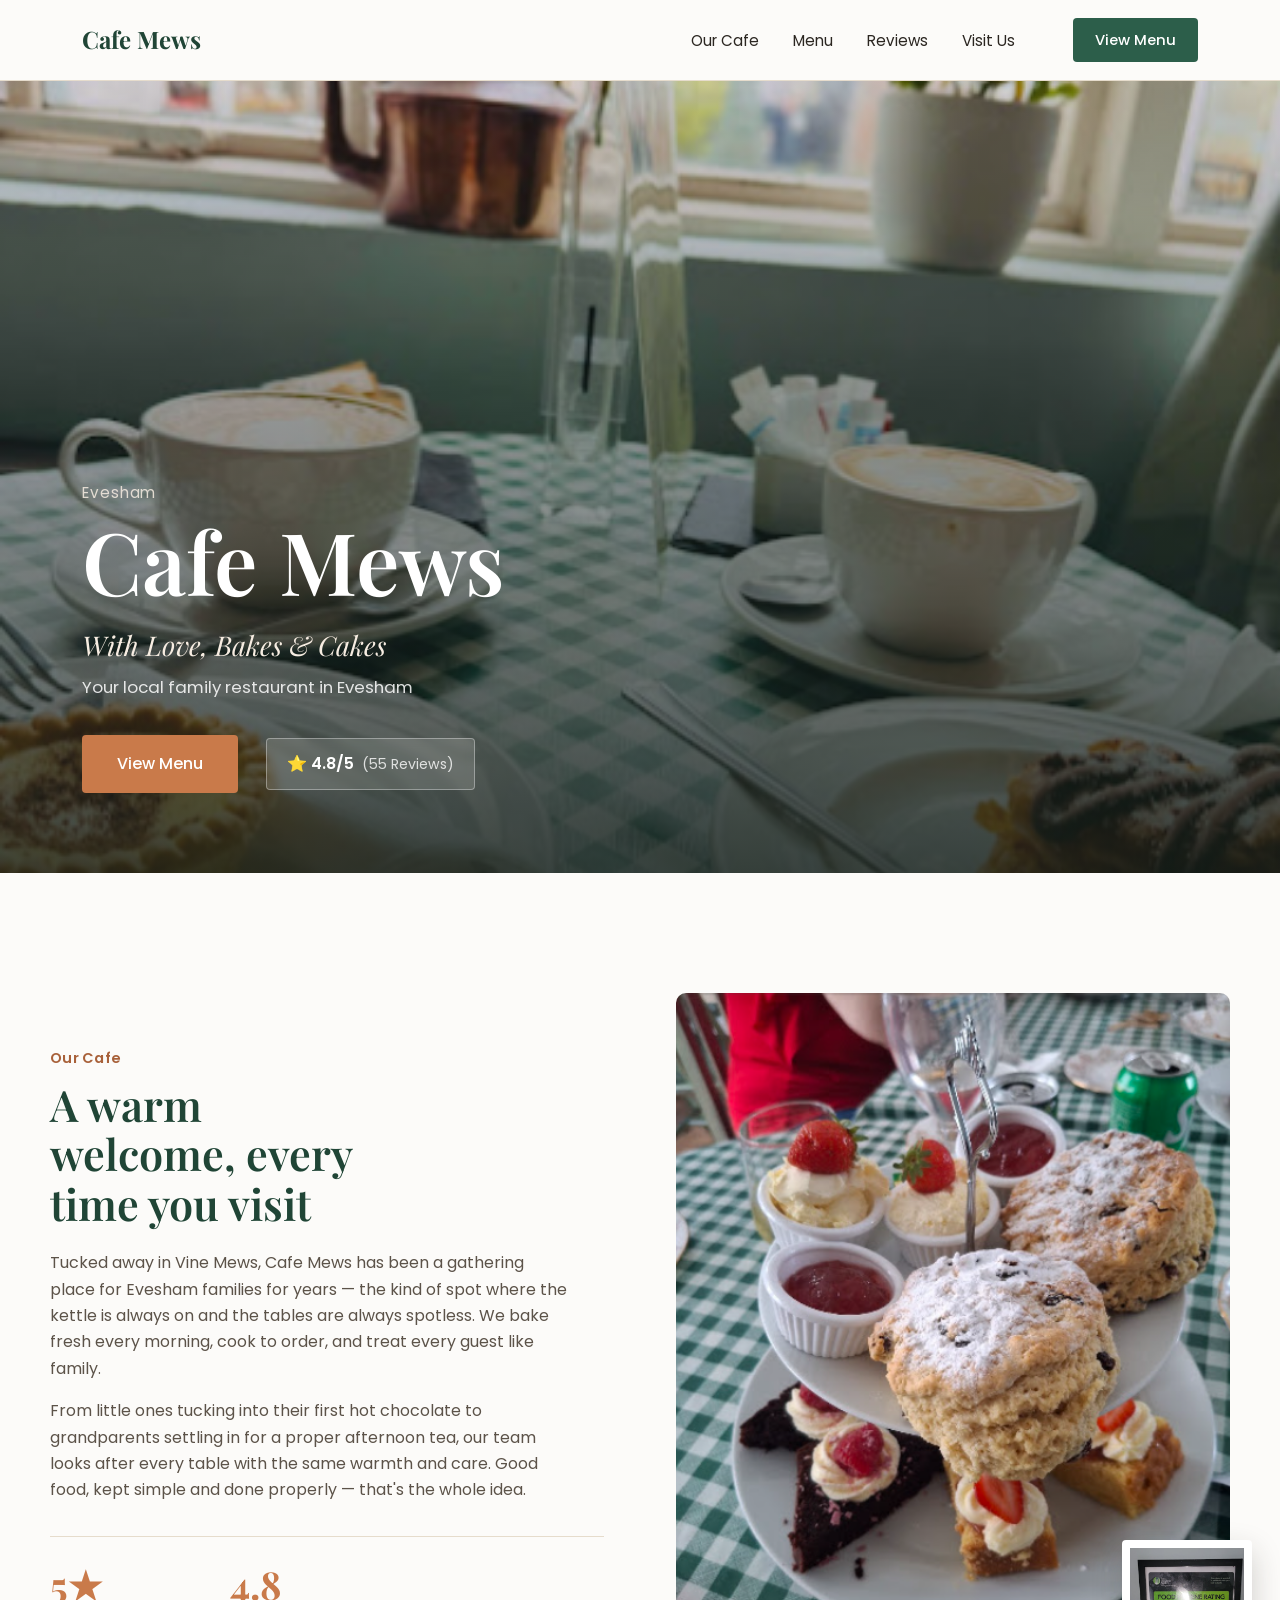
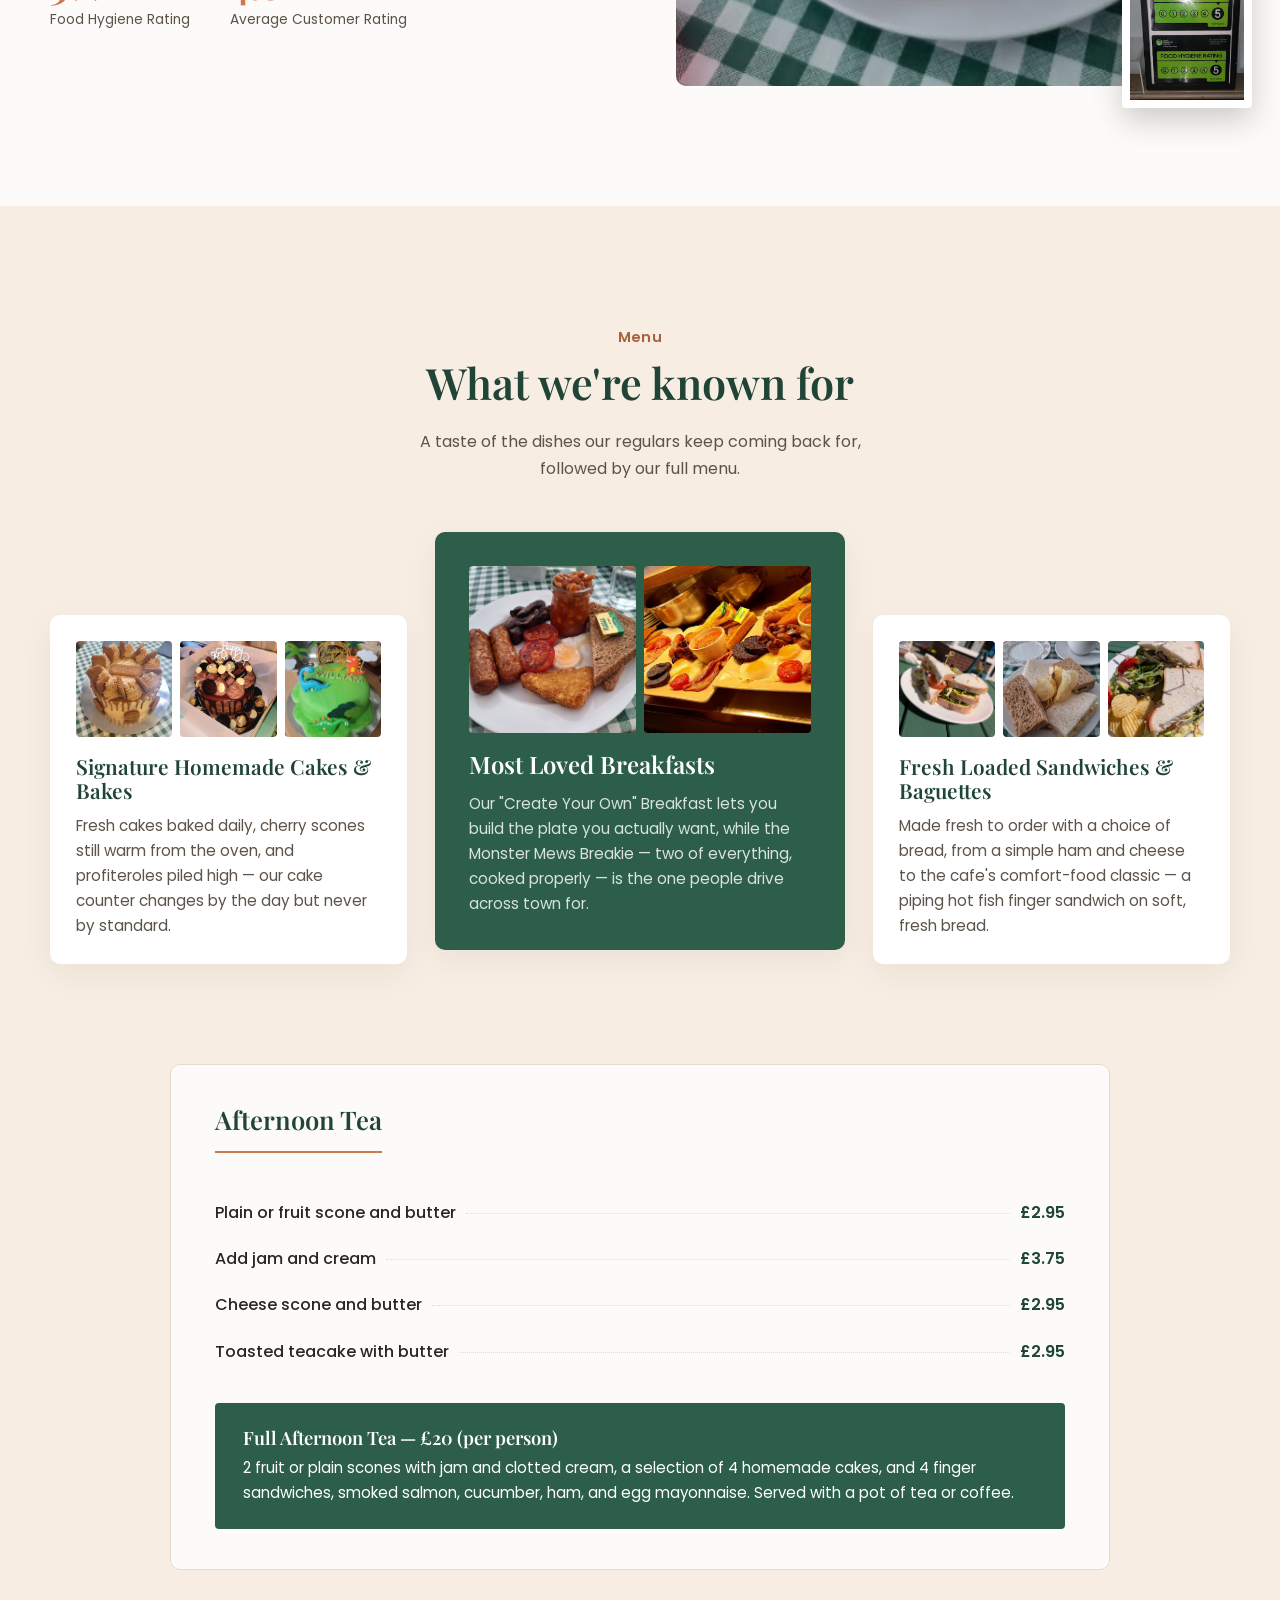
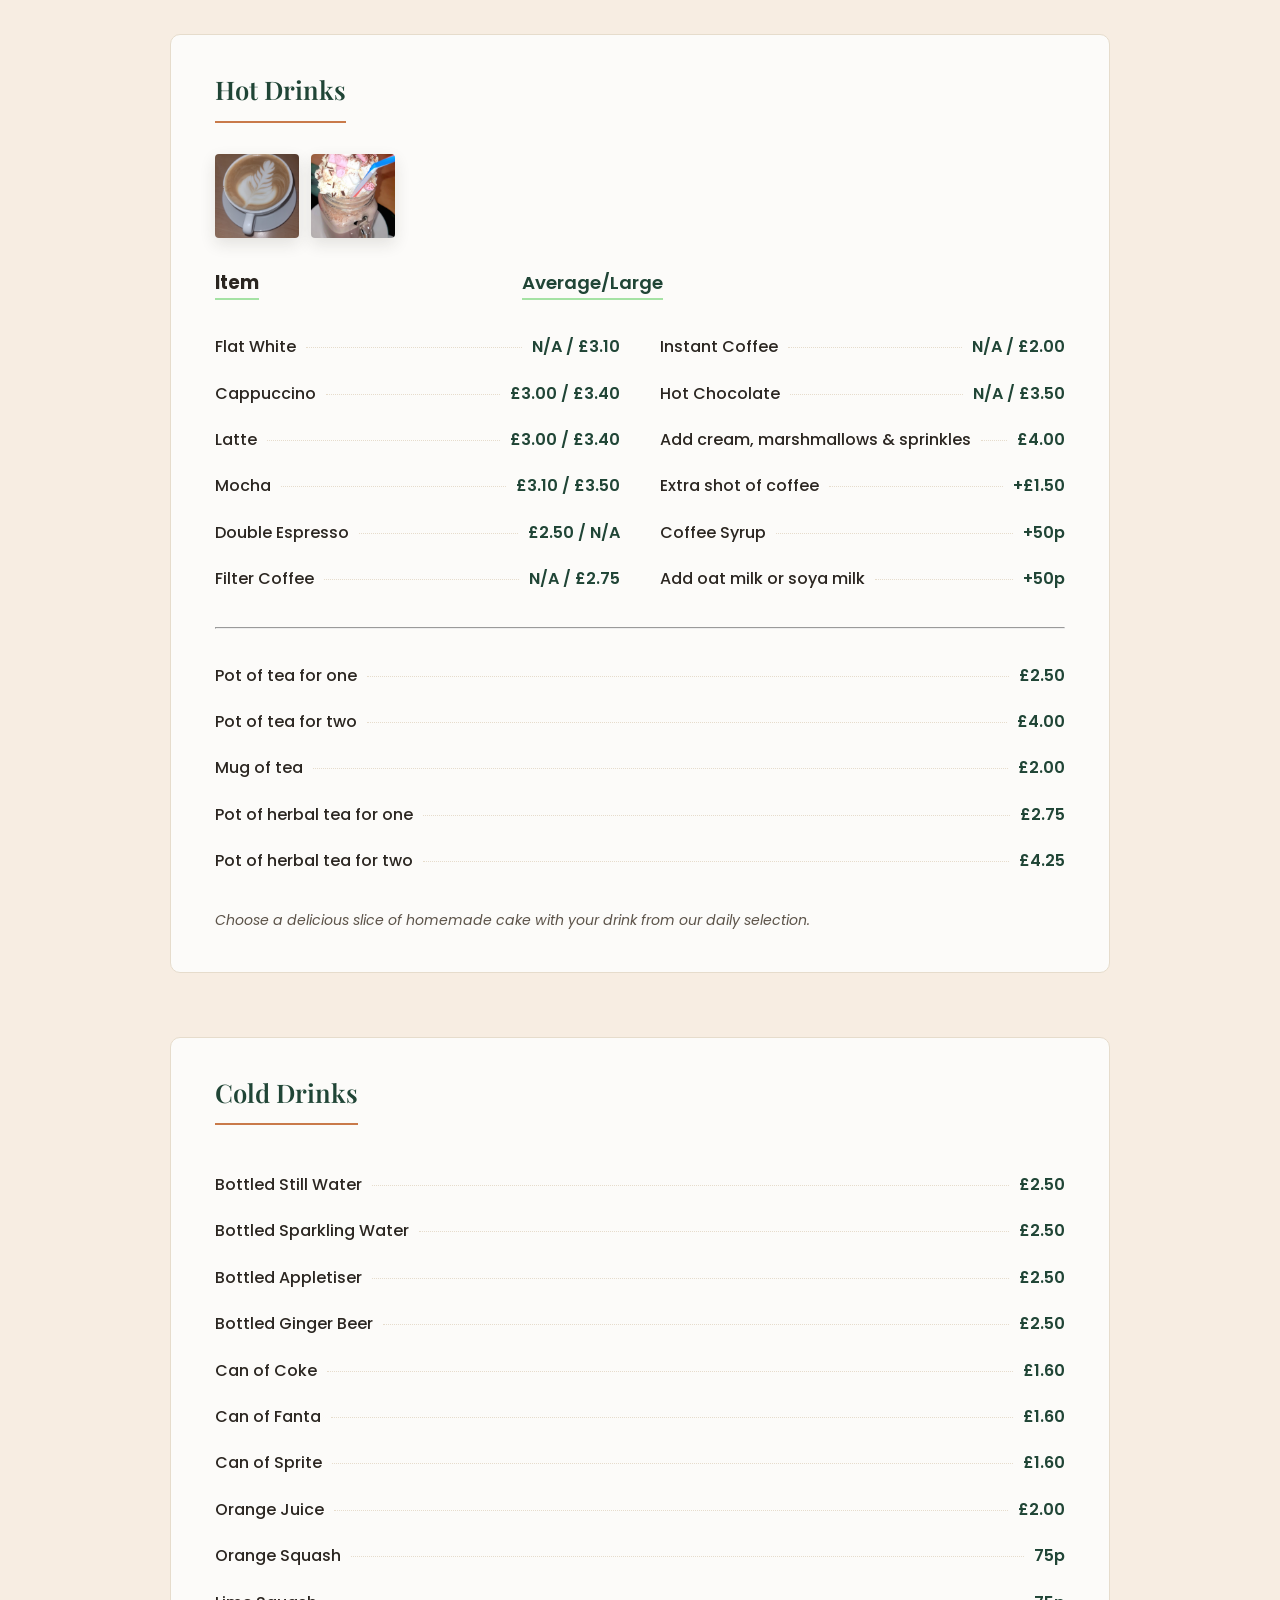
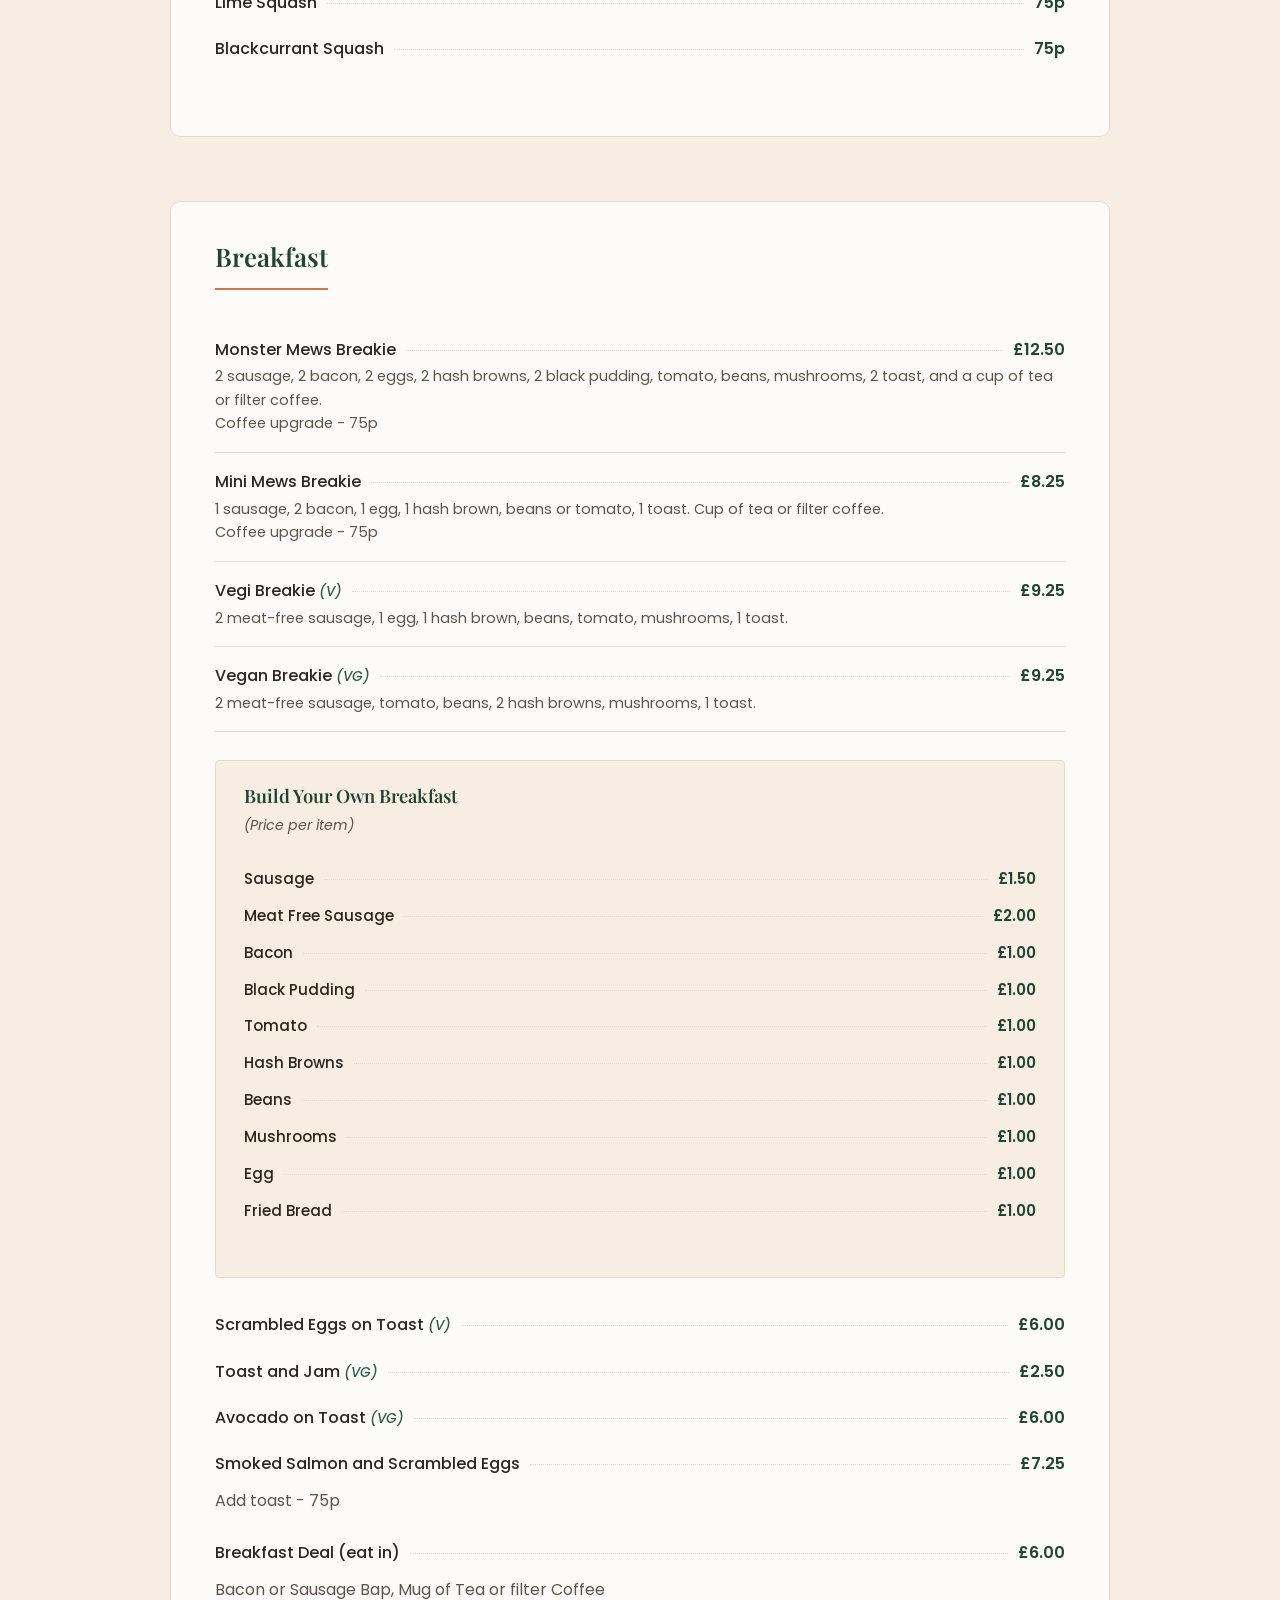
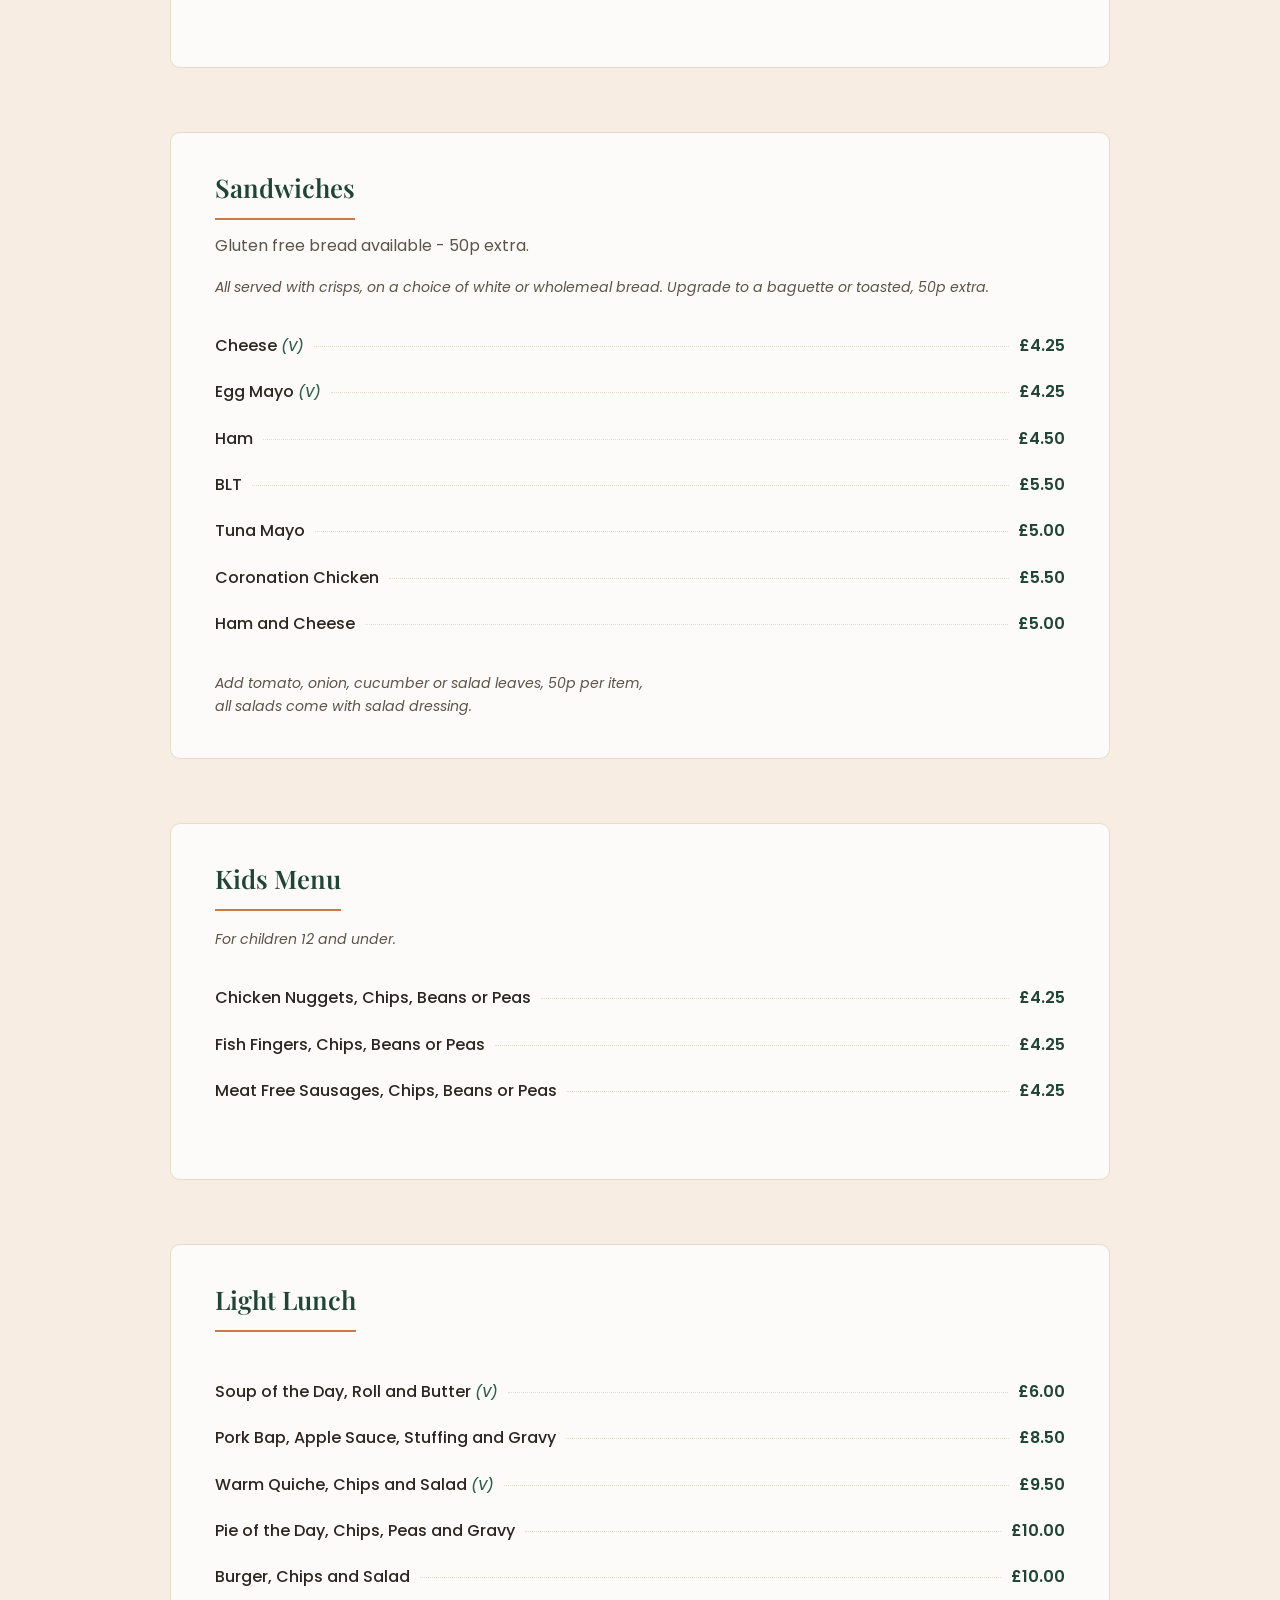
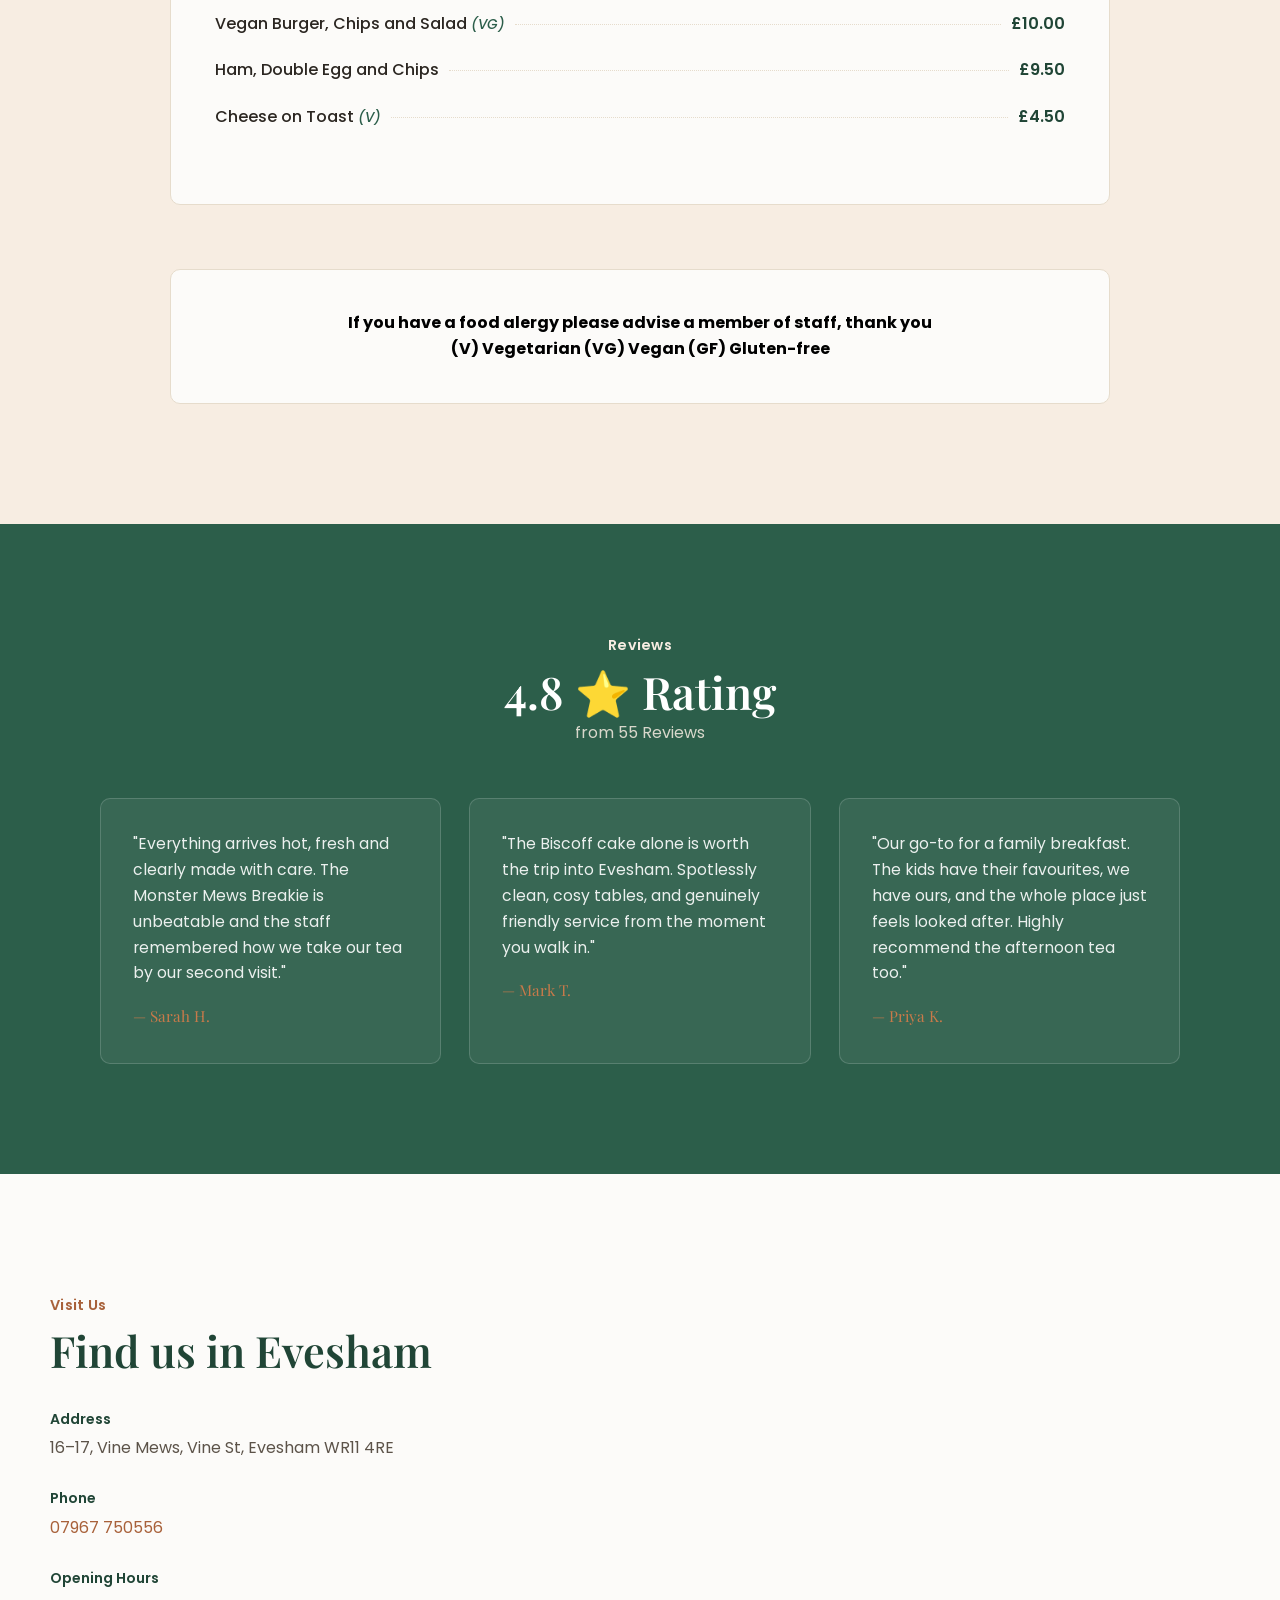
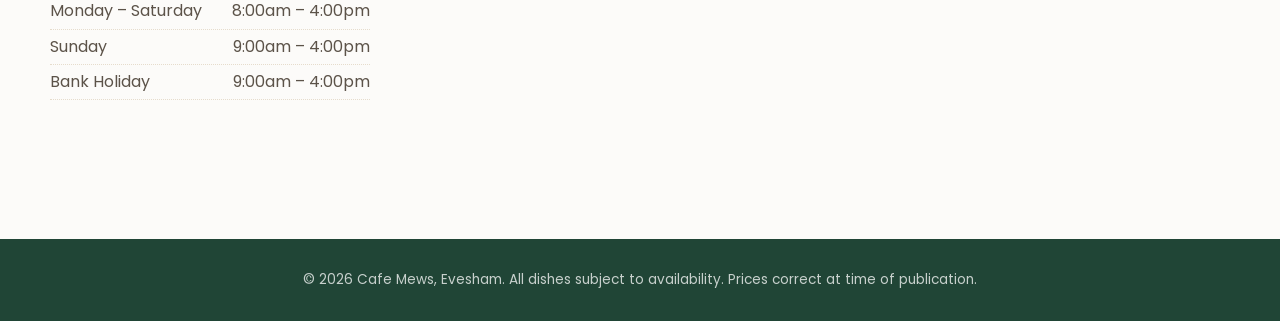
<file: index.html>
<!DOCTYPE html>
<html lang="en-GB">
    <head>
    <meta charset="UTF-8">
    <meta name="viewport" content="width=device-width, initial-scale=1.0">
    <title>Cafe Mews — Family Restaurant &amp; Cafe, Evesham</title>
    <meta name="description" content="Cafe Mews, Evesham — a family restaurant and cafe serving homemade cakes, hearty breakfasts and fresh sandwiches, with love.">
    <link rel="preconnect" href="https://fonts.googleapis.com">
    <link rel="preconnect" href="https://fonts.gstatic.com" crossorigin>
    <link href="https://fonts.googleapis.com/css2?family=Playfair+Display:ital,wght@0,500;0,600;0,700;1,500&family=Poppins:wght@300;400;500;600&display=swap" rel="stylesheet">
    <link rel="stylesheet" href="style.css">
    </head>
    <body>
        <a class="skip-link" href="#main">Skip to content</a>

        <header class="site-header" id="top">
        <div class="header-inner">
            <a class="brand" href="#top">Cafe Mews</a>
            <nav class="main-nav" aria-label="Primary">
            <a href="#about">Our Cafe</a>
            <a href="#menu">Menu</a>
            <a href="#reviews">Reviews</a>
            <a href="#contact">Visit Us</a>
            </nav>
            <a class="nav-cta" href="#menu">View Menu</a>
            <button class="nav-toggle" id="navToggle" aria-label="Open menu" aria-expanded="false" aria-controls="mobileNav">
            <span></span><span></span><span></span>
            </button>
        </div>
        <nav class="mobile-nav" id="mobileNav" aria-label="Mobile">
            <a href="#about">Our Cafe</a>
            <a href="#menu">Menu</a>
            <a href="#reviews">Reviews</a>
            <a href="#contact">Visit Us</a>
        </nav>
        </header>

        <main id="main">

        <!-- ============ HERO ============ -->
        <section class="hero" id="hero">
            <div class="hero-media">
            <img src="images/desserts.png" alt="The spotless, warmly lit interior of Cafe Mews, set with fresh bakes and cakes">
            <div class="hero-media-overlay"></div>
            </div>
            <div class="hero-content">
            <p class="hero-kicker">Evesham</p>
            <h1>Cafe Mews</h1>
            <p class="hero-tagline">With Love, Bakes &amp; Cakes</p>
            <p class="hero-subtagline">Your local family restaurant in Evesham</p>
            <div class="hero-actions">
                <a href="#menu" class="btn btn-primary">View Menu</a>
                <div class="rating-badge">
                <span class="rating-stars">⭐ 4.8/5</span>
                <span class="rating-count">(55 Reviews)</span>
                </div>
            </div>
            </div>
        </section>

        <!-- ============ ABOUT ============ -->
        <section class="about" id="about">
            <div class="about-inner">
            <div class="about-text">
                <p class="section-label">Our Cafe</p>
                <h2>A warm welcome, every time you visit</h2>
                <p>Tucked away in Vine Mews, Cafe Mews has been a gathering place for Evesham families for years — the kind of spot where the kettle is always on and the tables are always spotless. We bake fresh every morning, cook to order, and treat every guest like family.</p>
                <p>From little ones tucking into their first hot chocolate to grandparents settling in for a proper afternoon tea, our team looks after every table with the same warmth and care. Good food, kept simple and done properly — that's the whole idea.</p>
                <div class="about-badges">
                <div class="about-badge-item">
                    <span class="badge-figure">5★</span>
                    <span class="badge-caption">Food Hygiene Rating</span>
                </div>
                <div class="about-badge-item">
                    <span class="badge-figure">4.8</span>
                    <span class="badge-caption">Average Customer Rating</span>
                </div>
                </div>
            </div>
            <div class="about-media">
                <img class="about-media-main" src="images/desserts-rack.png" alt="The relaxing, spotless dining space inside Cafe Mews">
                <img class="about-media-badge" src="images/hygiene-rating.png" alt="Official 5-Star Food Hygiene Rating badge awarded to Cafe Mews">
            </div>
            </div>
        </section>

        <!-- ============ MENU ============ -->
        <section class="menu" id="menu">
            <div class="menu-intro">
            <p class="section-label">Menu</p>
            <h2>What we're known for</h2>
            <p class="menu-intro-copy">A taste of the dishes our regulars keep coming back for, followed by our full menu.</p>
            </div>

            <div class="favourites">
            <article class="fav-card">
                <div class="fav-images">
                <img src="images/biscoff-cake.png" alt="Lotus Biscoff drip cake, one of our homemade cakes">
                <img src="images/ferrero-cake.png" alt="Ferrero-style homemade cake slice">
                <img src="images/kids-cake.png" alt="Colourful cake slice popular with younger guests">
                </div>
                <h3>Signature Homemade Cakes &amp; Bakes</h3>
                <p>Fresh cakes baked daily, cherry scones still warm from the oven, and profiteroles piled high — our cake counter changes by the day but never by standard.</p>
            </article>

            <article class="fav-card fav-card--featured">
                <div class="fav-images">
                <img src="images/english-breakfast.png" alt="Monster Mews Breakie, a full English breakfast">
                <img src="images/breakfasts.png" alt="Create Your Own breakfast plate">
                </div>
                <h3>Most Loved Breakfasts</h3>
                <p>Our "Create Your Own" Breakfast lets you build the plate you actually want, while the Monster Mews Breakie — two of everything, cooked properly — is the one people drive across town for.</p>
            </article>

            <article class="fav-card">
                <div class="fav-images">
                <img src="images/sandwich.png" alt="Freshly made sandwich on white or granary bread">
                <img src="images/sandwich-chips.png" alt="Sandwich served with crisps on the side">
                <img src="images/sandwich-meal.png" alt="Piping hot fish finger sandwich, a Cafe Mews favourite">
                </div>
                <h3>Fresh Loaded Sandwiches &amp; Baguettes</h3>
                <p>Made fresh to order with a choice of bread, from a simple ham and cheese to the cafe's comfort-food classic — a piping hot fish finger sandwich on soft, fresh bread.</p>
            </article>
            </div>

            <div class="full-menu">

            <div class="menu-category">
                <h3>Afternoon Tea</h3>
                <ul class="menu-list">
                <li><span class="item-name">Plain or fruit scone and butter</span><span class="item-dots"></span><span class="item-price">£2.95</span></li>
                <li><span class="item-name">Add jam and cream</span><span class="item-dots"></span><span class="item-price">£3.75</span></li>
                <li><span class="item-name">Cheese scone and butter</span><span class="item-dots"></span><span class="item-price">£2.95</span></li>
                <li><span class="item-name">Toasted teacake with butter</span><span class="item-dots"></span><span class="item-price">£2.95</span></li>
                </ul>
                <div class="menu-feature">
                <h4>Full Afternoon Tea — £20 (per person)</h4>
                <p class="full-afternoon-foods">2 fruit or plain scones with jam and clotted cream, a selection of 4 homemade cakes, and 4 finger sandwiches, smoked salmon, cucumber, ham, and egg mayonnaise. Served with a pot of tea or coffee.</p>
                </div>
            </div>

            <div class="menu-category">
                <h3>Hot Drinks</h3>
                <div class="menu-category-media">
                    <img src="images/coffee.png" alt="Latte art on a flat white made at Cafe Mews">
                    <img src="images/hot-chocolate.png" alt="Hot chocolate topped with cream, marshmallows and sprinkles">
                </div>
                <br>
                <span class="item-name item-heading"><strong>Item</strong></span><span class="item-price item-heading">Average/Large</span>
                <ul class="menu-list menu-list--dual">
                <li><span class="item-name">Flat White</span><span class="item-dots"></span><span class="item-price">N/A / £3.10</span></li>
                <li><span class="item-name">Cappuccino</span><span class="item-dots"></span><span class="item-price">£3.00 / £3.40</span></li>
                <li><span class="item-name">Latte</span><span class="item-dots"></span><span class="item-price">£3.00 / £3.40</span></li>
                <li><span class="item-name">Mocha</span><span class="item-dots"></span><span class="item-price">£3.10 / £3.50</span></li>
                <li><span class="item-name">Double Espresso</span><span class="item-dots"></span><span class="item-price">£2.50 / N/A</span></li>
                <li><span class="item-name">Filter Coffee</span><span class="item-dots"></span><span class="item-price">N/A / £2.75</span></li>
                <li><span class="item-name">Instant Coffee</span><span class="item-dots"></span><span class="item-price">N/A / £2.00</span></li>
                <li><span class="item-name">Hot Chocolate</span><span class="item-dots"></span><span class="item-price">N/A / £3.50</span></li>
                <li><span class="item-name">Add cream, marshmallows &amp; sprinkles</span><span class="item-dots"></span><span class="item-price">£4.00</span></li>
                <li><span class="item-name">Extra shot of coffee</span><span class="item-dots"></span><span class="item-price">+£1.50</span></li>
                <li><span class="item-name">Coffee Syrup</span><span class="item-dots"></span><span class="item-price">+50p</span></li>
                <li><span class="item-name">Add oat milk or soya milk</span><span class="item-dots"></span><span class="item-price">+50p</span></li>
                </ul>
                <hr>
                <ul class="menu-list">
                <li><span class="item-name">Pot of tea for one</span><span class="item-dots"></span><span class="item-price">£2.50</span></li>
                <li><span class="item-name">Pot of tea for two</span><span class="item-dots"></span><span class="item-price">£4.00</span></li>
                <li><span class="item-name">Mug of tea</span><span class="item-dots"></span><span class="item-price">£2.00</span></li>
                <li><span class="item-name">Pot of herbal tea for one</span><span class="item-dots"></span><span class="item-price">£2.75</span></li>
                <li><span class="item-name">Pot of herbal tea for two</span><span class="item-dots"></span><span class="item-price">£4.25</span></li>
                </ul>
                <p class="menu-note">Choose a delicious slice of homemade cake with your drink from our daily selection.</p>
            </div>

            <div class="menu-category">
                <h3>Cold Drinks</h3>
                <ul class="menu-list">
                <li><span class="item-name">Bottled Still Water</span><span class="item-dots"></span><span class="item-price">£2.50</span></li>
                <li><span class="item-name">Bottled Sparkling Water</span><span class="item-dots"></span><span class="item-price">£2.50</span></li>
                <li><span class="item-name">Bottled Appletiser</span><span class="item-dots"></span><span class="item-price">£2.50</span></li>
                <li><span class="item-name">Bottled Ginger Beer</span><span class="item-dots"></span><span class="item-price">£2.50</span></li>
                <li><span class="item-name">Can of Coke</span><span class="item-dots"></span><span class="item-price">£1.60</span></li>
                <li><span class="item-name">Can of Fanta</span><span class="item-dots"></span><span class="item-price">£1.60</span></li>
                <li><span class="item-name">Can of Sprite</span><span class="item-dots"></span><span class="item-price">£1.60</span></li>
                <li><span class="item-name">Orange Juice</span><span class="item-dots"></span><span class="item-price">£2.00</span></li>
                <li><span class="item-name">Orange Squash</span><span class="item-dots"></span><span class="item-price">75p</span></li>
                <li><span class="item-name">Lime Squash</span><span class="item-dots"></span><span class="item-price">75p</span></li>
                <li><span class="item-name">Blackcurrant Squash</span><span class="item-dots"></span><span class="item-price">75p</span></li>
                </ul>
            </div>

            <div class="menu-category">
                <h3>Breakfast</h3>
                <ul class="menu-list">
                <li>
                    <span class="item-name">Monster Mews Breakie</span><span class="item-dots"></span><span class="item-price">£12.50</span>
                </li>
                <li class="item-desc">2 sausage, 2 bacon, 2 eggs, 2 hash browns, 2 black pudding, tomato, beans, mushrooms, 2 toast, and a cup of tea or filter coffee.<br> Coffee upgrade - 75p</li>

                <li><span class="item-name">Mini Mews Breakie</span><span class="item-dots"></span><span class="item-price">£8.25</span></li>
                <li class="item-desc">1 sausage, 2 bacon, 1 egg, 1 hash brown, beans or tomato, 1 toast. Cup of tea or filter coffee. <br> Coffee upgrade - 75p</li>

                <li><span class="item-name">Vegi Breakie <em>(V)</em></span><span class="item-dots"></span><span class="item-price">£9.25</span></li>
                <li class="item-desc">2 meat-free sausage, 1 egg, 1 hash brown, beans, tomato, mushrooms, 1 toast.</li>

                <li><span class="item-name">Vegan Breakie <em>(VG)</em></span><span class="item-dots"></span><span class="item-price">£9.25</span></li>
                <li class="item-desc">2 meat-free sausage, tomato, beans, 2 hash browns, mushrooms, 1 toast.</li>
                </ul>

                <div class="menu-feature menu-feature--muted">
                <h4>Build Your Own Breakfast</h4>
                <p class="menu-note">(Price per item)</p>
                <ul class="menu-list menu-list--compact">
                    <li><span class="item-name">Sausage</span><span class="item-dots"></span><span class="item-price">£1.50</span></li>
                    <li><span class="item-name">Meat Free Sausage</span><span class="item-dots"></span><span class="item-price">£2.00</span></li>
                    <li><span class="item-name">Bacon</span><span class="item-dots"></span><span class="item-price">£1.00</span></li>
                    <li><span class="item-name">Black Pudding</span><span class="item-dots"></span><span class="item-price">£1.00</span></li>
                    <li><span class="item-name">Tomato</span><span class="item-dots"></span><span class="item-price">£1.00</span></li>
                    <li><span class="item-name">Hash Browns</span><span class="item-dots"></span><span class="item-price">£1.00</span></li>
                    <li><span class="item-name">Beans</span><span class="item-dots"></span><span class="item-price">£1.00</span></li>
                    <li><span class="item-name">Mushrooms</span><span class="item-dots"></span><span class="item-price">£1.00</span></li>
                    <li><span class="item-name">Egg</span><span class="item-dots"></span><span class="item-price">£1.00</span></li>
                    <li><span class="item-name">Fried Bread</span><span class="item-dots"></span><span class="item-price">£1.00</span></li>
                </ul>
                </div>

                <ul class="menu-list">
                <li><span class="item-name">Scrambled Eggs on Toast <em>(V)</em></span><span class="item-dots"></span><span class="item-price">£6.00</span></li>
                <li><span class="item-name">Toast and Jam <em>(VG)</em></span><span class="item-dots"></span><span class="item-price">£2.50</span></li>
                <li><span class="item-name">Avocado on Toast <em>(VG)</em></span><span class="item-dots"></span><span class="item-price">£6.00</span></li>
                <li><span class="item-name">Smoked Salmon and Scrambled Eggs</span><span class="item-dots"></span><span class="item-price">£7.25</span></li>
                <p>Add toast - 75p</p>
                <li><span class="item-name">Breakfast Deal (eat in)</span><span class="item-dots"></span><span class="item-price">£6.00</span></li>
                <p>Bacon or Sausage Bap, Mug of Tea or filter Coffee</p>
                </ul>
            </div>

            <div class="menu-category">
                <h3>Sandwiches</h3>
                <p>Gluten free bread available - 50p extra.</p>
                <p class="menu-note">All served with crisps, on a choice of white or wholemeal bread. Upgrade to a baguette or toasted, 50p extra.</p>
                <ul class="menu-list">
                <li><span class="item-name">Cheese <em>(V)</em></span><span class="item-dots"></span><span class="item-price">£4.25</span></li>
                <li><span class="item-name">Egg Mayo <em>(V)</em></span><span class="item-dots"></span><span class="item-price">£4.25</span></li>
                <li><span class="item-name">Ham</span><span class="item-dots"></span><span class="item-price">£4.50</span></li>
                <li><span class="item-name">BLT</span><span class="item-dots"></span><span class="item-price">£5.50</span></li>
                <li><span class="item-name">Tuna Mayo</span><span class="item-dots"></span><span class="item-price">£5.00</span></li>
                <li><span class="item-name">Coronation Chicken</span><span class="item-dots"></span><span class="item-price">£5.50</span></li>
                <li><span class="item-name">Ham and Cheese</span><span class="item-dots"></span><span class="item-price">£5.00</span></li>
                </ul>
                <p class="menu-note">Add tomato, onion, cucumber or salad leaves, 50p per item,<br>all salads come with salad dressing.</p>
            </div>

            <div class="menu-category">
                <h3>Kids Menu</h3>
                <p class="menu-note">For children 12 and under.</p>
                <ul class="menu-list">
                <li><span class="item-name">Chicken Nuggets, Chips, Beans or Peas</span><span class="item-dots"></span><span class="item-price">£4.25</span></li>
                <li><span class="item-name">Fish Fingers, Chips, Beans or Peas</span><span class="item-dots"></span><span class="item-price">£4.25</span></li>
                <li><span class="item-name">Meat Free Sausages, Chips, Beans or Peas</span><span class="item-dots"></span><span class="item-price">£4.25</span></li>
                </ul>
            </div>

            <div class="menu-category">
                <h3>Light Lunch</h3>
                <ul class="menu-list">
                <li><span class="item-name">Soup of the Day, Roll and Butter <em>(V)</em></span><span class="item-dots"></span><span class="item-price">£6.00</span></li>
                <li><span class="item-name">Pork Bap, Apple Sauce, Stuffing and Gravy</span><span class="item-dots"></span><span class="item-price">£8.50</span></li>
                <li><span class="item-name">Warm Quiche, Chips and Salad <em>(V)</em></span><span class="item-dots"></span><span class="item-price">£9.50</span></li>
                <li><span class="item-name">Pie of the Day, Chips, Peas and Gravy</span><span class="item-dots"></span><span class="item-price">£10.00</span></li>
                <li><span class="item-name">Burger, Chips and Salad</span><span class="item-dots"></span><span class="item-price">£10.00</span></li>
                <li><span class="item-name">Vegan Burger, Chips and Salad <em>(VG)</em></span><span class="item-dots"></span><span class="item-price">£10.00</span></li>
                <li><span class="item-name">Ham, Double Egg and Chips</span><span class="item-dots"></span><span class="item-price">£9.50</span></li>
                <li><span class="item-name">Cheese on Toast <em>(V)</em></span><span class="item-dots"></span><span class="item-price">£4.50</span></li>
                </ul>
            </div>
            <div class="menu-category">
                <p class="extra-info">If you have a food alergy please advise a member of staff, thank you <br> (V) Vegetarian  (VG) Vegan  (GF) Gluten-free</p>
            </div>
            </div>
        </section>

        <!-- ============ REVIEWS ============ -->
        <section class="reviews" id="reviews">
            <div class="reviews-inner">
            <p class="section-label section-label--light">Reviews</p>
            <h2>4.8 ⭐ Rating <span class="reviews-count">from 55 Reviews</span></h2>
            <div class="review-cards">
                <blockquote class="review-card">
                <p>"Everything arrives hot, fresh and clearly made with care. The Monster Mews Breakie is unbeatable and the staff remembered how we take our tea by our second visit."</p>
                <cite>— Sarah H.</cite>
                </blockquote>
                <blockquote class="review-card">
                <p>"The Biscoff cake alone is worth the trip into Evesham. Spotlessly clean, cosy tables, and genuinely friendly service from the moment you walk in."</p>
                <cite>— Mark T.</cite>
                </blockquote>
                <blockquote class="review-card">
                <p>"Our go-to for a family breakfast. The kids have their favourites, we have ours, and the whole place just feels looked after. Highly recommend the afternoon tea too."</p>
                <cite>— Priya K.</cite>
                </blockquote>
            </div>
            </div>
        </section>

        <!-- ============ CONTACT ============ -->
        <section class="contact" id="contact">
            <div class="contact-inner">
            <div class="contact-details">
                <p class="section-label">Visit Us</p>
                <h2>Find us in Evesham</h2>
                <dl class="contact-list">
                <div>
                    <dt>Address</dt>
                    <dd>16–17, Vine Mews, Vine St, Evesham WR11 4RE</dd>
                </div>
                <div>
                    <dt>Phone</dt>
                    <dd><a href="tel:07967750556">07967 750556</a></dd>
                </div>
                <div>
                    <dt>Opening Hours</dt>
                    <dd>
                    <div class="hours-row"><span>Monday – Saturday</span><span>8:00am – 4:00pm</span></div>
                    <div class="hours-row"><span>Sunday</span><span>9:00am – 4:00pm</span></div>
                    <div class="hours-row"><span>Bank Holiday</span><span>9:00am – 4:00pm</span></div>
                    </dd>
                </div>
                </dl>
            </div>
            <div class="map">
                <iframe src="https://www.google.com/maps/embed?pb=!1m14!1m8!1m3!1d612.8334668096846!2d-1.949496856379318!3d52.09185512131701!3m2!1i1024!2i768!4f13.1!3m3!1m2!1s0x4870dd003bfb57fb%3A0xd677a47635bcdbd!2sCafe%20Mews!5e0!3m2!1sen!2suk!4v1790010455276!5m2!1sen!2suk"></iframe>
            </div>
            </div>
        </section>

        </main>

        <footer class="site-footer">
        <p>© 2026 Cafe Mews, Evesham. All dishes subject to availability. Prices correct at time of publication.</p>
        </footer>

        <script>
        const navToggle = document.getElementById('navToggle');
        const mobileNav = document.getElementById('mobileNav');
        navToggle.addEventListener('click', () => {
            const open = mobileNav.classList.toggle('is-open');
            navToggle.classList.toggle('is-open', open);
            navToggle.setAttribute('aria-expanded', open);
        });
        mobileNav.querySelectorAll('a').forEach(link => {
            link.addEventListener('click', () => {
            mobileNav.classList.remove('is-open');
            navToggle.classList.remove('is-open');
            navToggle.setAttribute('aria-expanded', 'false');
            });
        });
        </script>
    </body>
    </html>
</file>
<file: style.css>
/* =========================================================
   Cafe Mews — Design Tokens
========================================================= */
:root {
  --forest: #2c5e4a;
  --forest-dark: #204536;
  --forest-light: #3f7a61;
  --terracotta: #c97a4a;
  --terracotta-dark: #a8613a;
  --cream: #fcfbf9;
  --cream-warm: #f7ede2;
  --ink: #2b2621;
  --ink-soft: #5c5349;
  --line: #e6dccc;

  --font-display: 'Playfair Display', Georgia, serif;
  --font-body: 'Poppins', -apple-system, BlinkMacSystemFont, sans-serif;

  --radius-s: 4px;
  --radius-m: 10px;
  --ease: cubic-bezier(0.4, 0, 0.2, 1);
}

* { box-sizing: border-box; }
html { scroll-behavior: smooth; }

body {
  margin: 0;
  font-family: var(--font-body);
  font-weight: 400;
  color: var(--ink);
  background: var(--cream);
  line-height: 1.65;
  -webkit-font-smoothing: antialiased;
}

img { max-width: 100%; display: block; }

h1, h2, h3, h4 {
  font-family: var(--font-display);
  font-weight: 600;
  color: var(--forest-dark);
  margin: 0 0 0.5em;
  line-height: 1.15;
}

p { margin: 0 0 1em; color: var(--ink-soft); }

a { color: inherit; text-decoration: none; }

.skip-link {
  position: absolute;
  left: -999px;
  top: 0;
  background: var(--forest);
  color: #fff;
  padding: 12px 18px;
  z-index: 1000;
}
.skip-link:focus { left: 12px; top: 12px; }

:focus-visible {
  outline: 2px solid var(--terracotta);
  outline-offset: 3px;
}

.section-label {
  font-family: var(--font-body);
  font-size: 0.9rem;
  letter-spacing: 0.02em;
  color: var(--terracotta-dark);
  font-weight: 600;
  margin: 0 0 0.6em;
}
.section-label--light { color: var(--cream-warm); }

/* =========================================================
   Buttons
========================================================= */
.btn {
  display: inline-flex;
  align-items: center;
  justify-content: center;
  padding: 15px 34px;
  border-radius: var(--radius-s);
  font-family: var(--font-body);
  font-weight: 500;
  font-size: 1rem;
  border: 1px solid transparent;
  cursor: pointer;
  transition: transform 0.25s var(--ease), box-shadow 0.25s var(--ease), background-color 0.25s var(--ease);
}
.btn-primary {
  background: var(--terracotta);
  color: #fff;
}
.btn-primary:hover {
  background: var(--terracotta-dark);
  transform: translateY(-2px);
  box-shadow: 0 10px 24px rgba(169, 97, 58, 0.28);
}
.btn-secondary {
  background: var(--forest);
  color: #fff;
  width: 100%;
}
.btn-secondary:hover {
  background: var(--forest-dark);
  transform: translateY(-2px);
  box-shadow: 0 10px 24px rgba(32, 69, 54, 0.28);
}

/* =========================================================
   Header
========================================================= */
.site-header {
  position: sticky;
  top: 0;
  z-index: 100;
  background: rgba(252, 251, 249, 0.92);
  backdrop-filter: saturate(160%) blur(8px);
  border-bottom: 1px solid var(--line);
}
.header-inner {
  max-width: 1180px;
  margin: 0 auto;
  padding: 18px 32px;
  display: flex;
  align-items: center;
  justify-content: space-between;
  gap: 24px;
}
.brand {
  font-family: var(--font-display);
  font-size: 1.5rem;
  font-weight: 700;
  color: var(--forest-dark);
}
.main-nav {
  display: flex;
  gap: 34px;
  margin-left: auto;
  margin-right: 34px;
}
.main-nav a {
  font-size: 0.95rem;
  color: var(--ink);
  position: relative;
  padding: 4px 0;
  transition: color 0.2s var(--ease);
}
.main-nav a::after {
  content: '';
  position: absolute;
  left: 0; right: 0; bottom: -2px;
  height: 2px;
  background: var(--terracotta);
  transform: scaleX(0);
  transform-origin: left;
  transition: transform 0.25s var(--ease);
}
.main-nav a:hover { color: var(--forest-dark); }
.main-nav a:hover::after { transform: scaleX(1); }

.nav-cta {
  background: var(--forest);
  color: #fff;
  padding: 10px 22px;
  border-radius: var(--radius-s);
  font-size: 0.92rem;
  font-weight: 500;
  transition: background-color 0.25s var(--ease), transform 0.25s var(--ease);
  white-space: nowrap;
}
.nav-cta:hover { background: var(--forest-dark); transform: translateY(-1px); }

.nav-toggle {
  display: none;
  flex-direction: column;
  justify-content: center;
  gap: 5px;
  width: 38px;
  height: 38px;
  background: none;
  border: none;
  cursor: pointer;
  padding: 0;
}
.nav-toggle span {
  display: block;
  height: 2px;
  background: var(--forest-dark);
  border-radius: 2px;
  transition: transform 0.25s var(--ease), opacity 0.25s var(--ease);
}
.nav-toggle.is-open span:nth-child(1) { transform: translateY(7px) rotate(45deg); }
.nav-toggle.is-open span:nth-child(2) { opacity: 0; }
.nav-toggle.is-open span:nth-child(3) { transform: translateY(-7px) rotate(-45deg); }

.mobile-nav {
  display: none;
  flex-direction: column;
  padding: 8px 32px 20px;
  max-height: 0;
  overflow: hidden;
  transition: max-height 0.3s var(--ease);
}
.mobile-nav a {
  padding: 12px 0;
  border-bottom: 1px solid var(--line);
  font-size: 1rem;
}
.mobile-nav.is-open { max-height: 320px; }

/* =========================================================
   Hero
========================================================= */
.hero {
  position: relative;
  min-height: 88vh;
  display: flex;
  align-items: flex-end;
  overflow: hidden;
}
.hero-media {
  position: absolute;
  inset: 0;
}
.hero-media img {
  width: 100%;
  height: 100%;
  object-fit: cover;
}
.hero-media-overlay {
  position: absolute;
  inset: 0;
  background: linear-gradient(180deg, rgba(32,45,38,0.15) 0%, rgba(24,38,31,0.55) 65%, rgba(20,32,26,0.82) 100%);
}
.hero-content {
  position: relative;
  z-index: 2;
  color: #fff;
  max-width: 1180px;
  margin: 0 auto;
  width: 100%;
  padding: 0 32px 80px;
}
.hero-kicker {
  font-family: var(--font-body);
  letter-spacing: 0.06em;
  color: var(--cream-warm);
  opacity: 0.85;
  margin-bottom: 6px;
  font-size: 0.95rem;
}
.hero-content h1 {
  color: #fff;
  font-size: clamp(3rem, 7vw, 5.4rem);
  margin-bottom: 0.15em;
}
.hero-tagline {
  font-family: var(--font-display);
  font-style: italic;
  font-size: clamp(1.3rem, 2.4vw, 1.7rem);
  color: var(--cream-warm);
  margin-bottom: 0.2em;
}
.hero-subtagline {
  font-size: 1.05rem;
  color: rgba(255,255,255,0.85);
  margin-bottom: 2em;
}
.hero-actions {
  display: flex;
  align-items: center;
  gap: 28px;
  flex-wrap: wrap;
}
.rating-badge {
  background: rgba(252,251,249,0.14);
  border: 1px solid rgba(255,255,255,0.35);
  border-radius: var(--radius-s);
  padding: 12px 20px;
  display: flex;
  align-items: baseline;
  gap: 8px;
  backdrop-filter: blur(4px);
}
.rating-stars { font-weight: 600; }
.rating-count { font-size: 0.88rem; color: rgba(255,255,255,0.8); }

/* =========================================================
   About
========================================================= */
.about {
  padding: 120px 32px;
  background: var(--cream);
}
.about-inner {
  max-width: 1180px;
  margin: 0 auto;
  display: grid;
  grid-template-columns: 1fr 1fr;
  gap: 72px;
  align-items: center;
}
.about-text h2 { font-size: clamp(2rem, 3.4vw, 2.7rem); max-width: 12ch; }
.about-text p { max-width: 52ch; }
.about-badges {
  display: flex;
  gap: 40px;
  margin-top: 32px;
  padding-top: 28px;
  border-top: 1px solid var(--line);
}
.about-badge-item { display: flex; flex-direction: column; }
.badge-figure {
  font-family: var(--font-display);
  font-size: 2.4rem;
  font-weight: 700;
  color: var(--terracotta);
  line-height: 1;
}
.badge-caption {
  font-size: 0.86rem;
  color: var(--ink-soft);
  margin-top: 6px;
}
.about-media {
  position: relative;
}
.about-media-main {
  width: 100%;
  aspect-ratio: 4/5;
  object-fit: cover;
  border-radius: var(--radius-m);
}
.about-media-badge {
  position: absolute;
  width: 130px;
  height: 168px;
  object-fit: cover;
  background: #fff;
  border-radius: var(--radius-s);
  padding: 8px;
  right: -22px;
  bottom: -22px;
  box-shadow: 0 12px 30px rgba(43, 38, 33, 0.22);
}

/* =========================================================
   Menu
========================================================= */
.menu {
  padding: 120px 32px;
  background: var(--cream-warm);
}
.menu-intro {
  max-width: 640px;
  margin: 0 auto 64px;
  text-align: center;
}
.menu-intro h2 { font-size: clamp(2rem, 3.4vw, 2.7rem); }
.menu-intro-copy { max-width: 46ch; margin: 0 auto; }

.favourites {
  max-width: 1180px;
  margin: 0 auto 100px;
  display: grid;
  grid-template-columns: 1fr 1.15fr 1fr;
  gap: 28px;
  align-items: end;
}
.fav-card {
  background: #fff;
  border-radius: var(--radius-m);
  padding: 26px;
  box-shadow: 0 10px 30px rgba(43, 38, 33, 0.06);
  transition: transform 0.3s var(--ease), box-shadow 0.3s var(--ease);
}
.fav-card:hover {
  transform: translateY(-6px);
  box-shadow: 0 20px 40px rgba(43, 38, 33, 0.1);
}
.fav-card--featured {
  padding: 34px;
  background: var(--forest);
  transform: translateY(-14px);
}
.fav-card--featured:hover { transform: translateY(-20px); }
.fav-card--featured h3,
.fav-card--featured p { color: #fff; }
.fav-card--featured p { color: rgba(255,255,255,0.82); }

.fav-images {
  display: grid;
  grid-template-columns: repeat(3, 1fr);
  gap: 8px;
  margin-bottom: 18px;
}
.fav-card--featured .fav-images { grid-template-columns: repeat(2, 1fr); }
.fav-images img {
  width: 100%;
  aspect-ratio: 1/1;
  object-fit: cover;
  border-radius: var(--radius-s);
}
.fav-card h3 { font-size: 1.3rem; }
.fav-card--featured h3 { font-size: 1.5rem; }
.fav-card p { font-size: 0.95rem; margin-bottom: 0; }

.full-menu {
  max-width: 940px;
  margin: 0 auto;
  display: grid;
  gap: 64px;
}
.menu-category {
  background: var(--cream);
  border: 1px solid var(--line);
  border-radius: var(--radius-m);
  padding: 40px 44px;
}

.menu-category h3 {
  font-size: 1.6rem;
  padding-bottom: 16px;
  border-bottom: 2px solid var(--terracotta);
  display: inline-block;
}

.menu-category-media {
  display: flex;
  gap: 12px;
  margin: 18px 0 4px;
}
.menu-category-media img {
  width: 84px;
  height: 84px;
  object-fit: cover;
  border-radius: var(--radius-s);
  box-shadow: 0 6px 16px rgba(43, 38, 33, 0.12);
  transition: transform 0.3s var(--ease);
}
.menu-category-media img:hover { transform: translateY(-3px); }

.menu-list {
  list-style: none;
  margin: 24px 0;
  padding: 0;
}
.menu-list li {
  display: flex;
  align-items: baseline;
  gap: 10px;
  padding: 10px 0;
}
.menu-list--dual { columns: 2; column-gap: 40px; }
.menu-list--dual li { break-inside: avoid; }
.menu-list--compact li { padding: 6px 0; font-size: 0.94rem; }

.item-name { font-weight: 500; color: var(--ink); white-space: nowrap; }
.item-name em { font-style: italic; color: var(--forest); font-size: 0.85em; }
.item-dots {
  flex: 1;
  border-bottom: 1px dotted var(--line);
  height: 0;
  transform: translateY(-4px);
}
.item-heading {
    display: inline-block;
    font-size: 115%;
    border-bottom: 2px solid #a5e2a4;
}
.item-heading:first-of-type {
    margin-right: 263px;
}

.placeholder {
  color: var(--cream)
}

.item-price {
  font-weight: 600;
  color: var(--forest-dark);
  white-space: nowrap;
}
.item-desc {
  font-size: 0.9rem;
  color: var(--ink-soft);
  padding: 0 0 16px !important;
  margin-top: -8px;
  border-bottom: 1px solid var(--line);
  margin-bottom: 6px;
}
.menu-note {
  font-size: 0.88rem;
  color: var(--ink-soft);
  font-style: italic;
  margin: 4px 0 0;
}
.menu-feature {
  margin-top: 28px;
  padding: 24px 28px;
  background: var(--forest);
  border-radius: var(--radius-s);
}
.menu-feature h4 {
  color: #fff;
  font-size: 1.15rem;
  margin-bottom: 0.4em;
}

.extra-info {
  color:black;
  text-align: center;
  font-weight: bold;
  margin: 0px;
}
.full-afternoon-foods {
  color: white;
  margin: 0;
  font-size: 0.94rem;
}
.menu-feature--muted {
  background: var(--cream-warm);
  border: 1px solid var(--line);
}
.menu-feature--muted h4 { color: var(--forest-dark); }
.menu-feature--muted .menu-note { margin-bottom: 4px; }

/* =========================================================
   Reviews
========================================================= */
.reviews {
  background: var(--forest);
  padding: 110px 32px;
}
.reviews-inner {
  max-width: 1080px;
  margin: 0 auto;
  text-align: center;
}
.reviews h2 {
  color: #fff;
  font-size: clamp(2rem, 3.6vw, 2.8rem);
}
.reviews-count {
  display: block;
  font-family: var(--font-body);
  font-size: 1rem;
  font-weight: 400;
  color: var(--cream-warm);
  opacity: 0.85;
  margin-top: 6px;
}
.review-cards {
  margin-top: 56px;
  display: grid;
  grid-template-columns: repeat(3, 1fr);
  gap: 28px;
  text-align: left;
}
.review-card {
  margin: 0;
  background: rgba(252,251,249,0.06);
  border: 1px solid rgba(255,255,255,0.16);
  border-radius: var(--radius-m);
  padding: 32px;
  transition: transform 0.3s var(--ease), background-color 0.3s var(--ease);
}
.review-card:hover {
  transform: translateY(-6px);
  background: rgba(252,251,249,0.1);
}
.review-card p {
  color: rgba(255,255,255,0.9);
  font-size: 0.98rem;
  margin-bottom: 18px;
}
.review-card cite {
  font-style: normal;
  font-family: var(--font-display);
  color: var(--terracotta);
  font-size: 0.95rem;
}

/* =========================================================
   Contact
========================================================= */
.contact {
  padding: 120px 32px;
  background: var(--cream);
}
.contact-inner {
  max-width: 1180px;
  margin: 0 auto;
  display: grid;
  grid-template-columns: 1fr 1fr;
  gap: 72px;
}
.contact-details h2 { font-size: clamp(2rem, 3.4vw, 2.7rem); }
.contact-list {
  margin: 32px 0 0;
  display: grid;
  gap: 26px;
}
.contact-list dt {
  font-weight: 600;
  color: var(--forest-dark);
  font-size: 0.88rem;
  margin-bottom: 4px;
}
.contact-list dd { margin: 0; color: var(--ink-soft); }
.contact-list a { color: var(--terracotta-dark); transition: color 0.2s var(--ease); }
.contact-list a:hover { color: var(--terracotta); }
.hours-row {
  display: flex;
  justify-content: space-between;
  max-width: 320px;
  padding: 4px 0;
  border-bottom: 1px dotted var(--line);
}

.map {
    height: 400px;
    margin-top: 25px;
    border-radius: 16px;
    transition: transform 0.4s;
}

.map:hover {
    transform: scale(1.02);
}

.map iframe {
    width: 100%;
    height: 100%;
    border: none;
}
.contact-form h3 {
  font-size: 1.4rem;
  margin-bottom: 0.8em;
}
.contact-form label {
  display: block;
  font-size: 0.86rem;
  font-weight: 500;
  color: var(--ink);
  margin: 16px 0 6px;
}
.contact-form label:first-of-type { margin-top: 0; }
.contact-form input,
.contact-form textarea {
  width: 100%;
  padding: 12px 14px;
  border: 1px solid var(--line);
  border-radius: var(--radius-s);
  background: #fff;
  font-family: var(--font-body);
  font-size: 0.95rem;
  color: var(--ink);
  transition: border-color 0.2s var(--ease), box-shadow 0.2s var(--ease);
  resize: vertical;
}
.contact-form input:focus,
.contact-form textarea:focus {
  border-color: var(--forest);
  box-shadow: 0 0 0 3px rgba(44, 94, 74, 0.12);
  outline: none;
}
.contact-form .btn { margin-top: 22px; }

/* =========================================================
   Footer
========================================================= */
.site-footer {
  background: var(--forest-dark);
  color: rgba(255,255,255,0.75);
  text-align: center;
  padding: 30px 32px;
  font-size: 0.85rem;
}
.site-footer p { margin: 0; color: rgba(255,255,255,0.75); }

/* =========================================================
   Responsive
========================================================= */
@media (max-width: 960px) {
  .about-inner,
  .contact-inner {
    grid-template-columns: 1fr;
    gap: 48px;
  }
  .about-media { order: -1; }
  .favourites {
    grid-template-columns: 1fr;
    gap: 24px;
  }
  .fav-card--featured { transform: none; order: -1; }
  .fav-card--featured:hover { transform: translateY(-6px); }
  .review-cards { grid-template-columns: 1fr; }
  .menu-list--dual { columns: 1; }
}

@media (max-width: 760px) {
  .main-nav, .nav-cta { display: none; }
  .nav-toggle { display: flex; }
  .mobile-nav { display: flex; }
  .header-inner { padding: 16px 20px; }

  .hero { min-height: 78vh; }
  .hero-content { padding: 0 20px 56px; }
  .hero-actions { gap: 18px; }

  .about, .menu, .contact { padding: 80px 20px; }
  .menu-category { padding: 28px 24px; }

  .reviews { padding: 80px 20px; }
  .review-cards { margin-top: 40px; }

  .about-media-badge {
    width: 92px;
    height: 92px;
    right: -12px;
    bottom: -12px;
  }

  .contact-form { padding: 28px; }
}

@media (max-width: 480px) {
  .item-name { white-space: normal; }
  .fav-images { grid-template-columns: repeat(3, 1fr); }
  .fav-card--featured .fav-images { grid-template-columns: repeat(2, 1fr); }
}

@media (prefers-reduced-motion: reduce) {
  * { transition: none !important; scroll-behavior: auto !important; }
}
</file>
